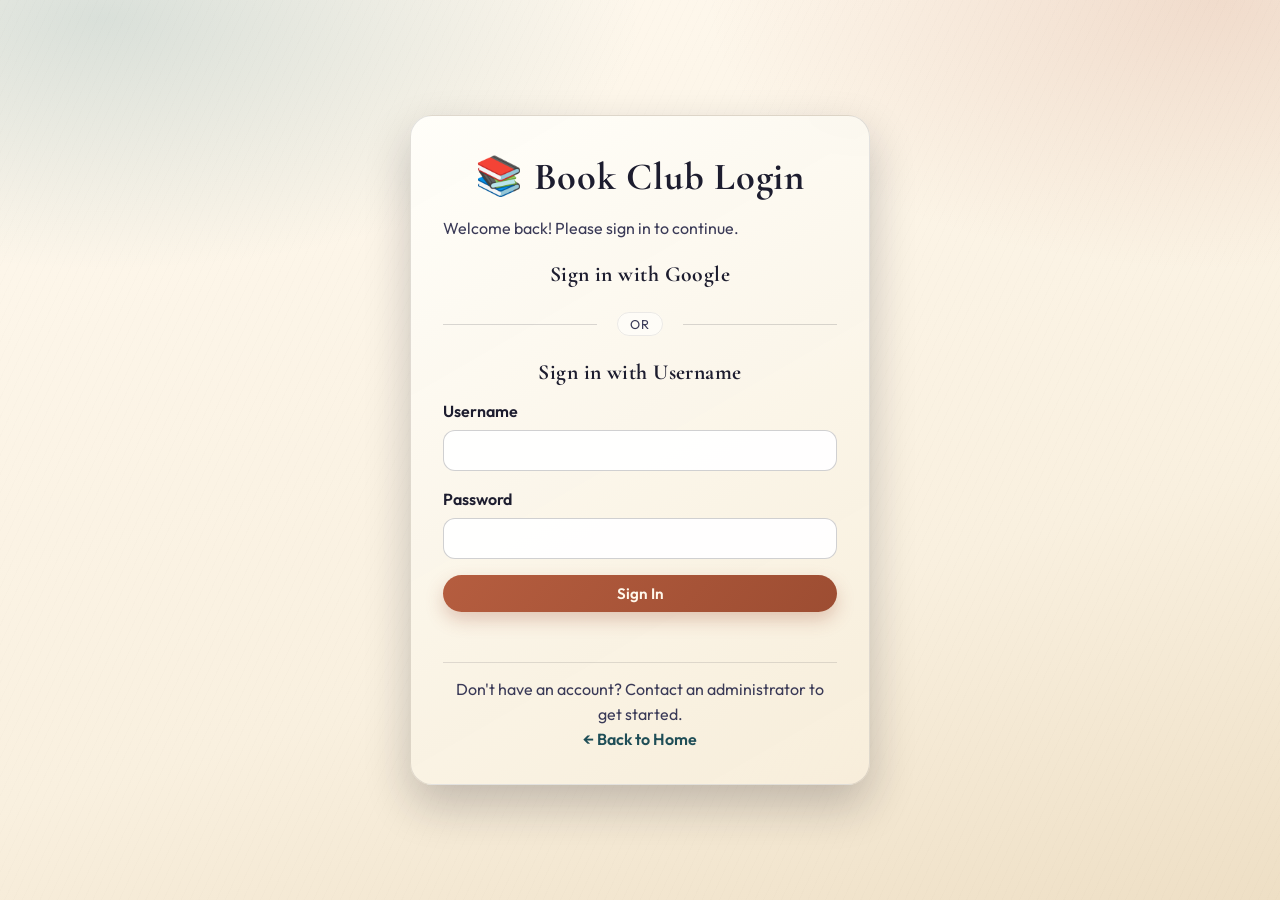
<file: index.html>
<!DOCTYPE html>
<html lang="en">
<head>
    <meta charset="UTF-8">
    <meta name="viewport" content="width=device-width, initial-scale=1.0">
    <title>Book Club - Home</title>
    <link rel="stylesheet" href="styles.css">
    <script src="https://accounts.google.com/gsi/client" async defer></script>
</head>
<body>
    <nav class="navbar">
        <div class="nav-container">
            <h1 class="nav-logo">📚 Book Club</h1>
            <div class="nav-menu">
                <div class="dropdown">
                    <button class="dropbtn">Menu ▼</button>
                    <div class="dropdown-content">
                        <a href="index.html">Home</a>
                        <a href="members.html">Member List</a>
                        <a href="calendar.html">Calendar</a>
                        <a href="books-read.html">Books Read</a>
                        <a href="nominations.html">Book Nominations</a>
                        <a href="voting.html">Voting</a>
                    </div>
                </div>
                <div id="userInfo" class="user-info"></div>
            </div>
        </div>
    </nav>

    <div class="container">
        <div class="hero">
            <h1>Welcome to Our Book Club!</h1>
            <p id="welcomeMessage">Join us in our journey through great literature</p>
        </div>

        <!-- Current Book Section -->
        <div class="section" id="currentBookSection">
            <h2>📖 Current Book</h2>
            <div id="currentBookCard" class="book-card-large">
                <p class="loading">Loading current book...</p>
            </div>
        </div>

        <!-- Next Meeting Section -->
        <div class="section">
            <h2>📅 Next Meeting</h2>
            <div id="nextMeetingCard" class="meeting-card">
                <p id="nextMeetingDate">Loading...</p>
                <div id="countdownTimer" class="countdown"></div>
            </div>
        </div>

        <!-- Author Quote Section -->
        <div class="section quote-section">
            <h2>✨ Quote of the Day</h2>
            <div id="authorQuote" class="quote-card">
                <p class="quote-text"></p>
                <p class="quote-author"></p>
            </div>
        </div>
    </div>

    <footer>
        <p>&copy; 2026 Book Club. Powered by books and friendship.</p>
    </footer>

    <script src="app.js"></script>
    <script>
        // Page-specific initialization
        document.addEventListener('DOMContentLoaded', async () => {
            await initAuth();
            loadCurrentBook();
            loadNextMeeting();
            displayRandomQuote();
        });

        async function loadCurrentBook() {
            try {
                const response = await apiCall('/getCurrentBook');
                const bookCard = document.getElementById('currentBookCard');
                
                if (response.success && response.book) {
                    const book = response.book;
                    bookCard.innerHTML = `
                        <div class="book-image">
                            ${book.imageUrl ? `<img src="${book.imageUrl}" alt="${book.title}">` : '<div class="no-image">📚</div>'}
                        </div>
                        <div class="book-details">
                            <h3>${book.title}</h3>
                            <p class="author">by ${book.author}</p>
                            <p class="nominated-by">Nominated by: ${book.nominatedBy}</p>
                            <div class="book-links">
                                ${book.amazonLink ? `<a href="${book.amazonLink}" target="_blank" class="btn btn-secondary">Amazon</a>` : ''}
                                ${book.goodreadsLink ? `<a href="${book.goodreadsLink}" target="_blank" class="btn btn-secondary">Goodreads</a>` : ''}
                            </div>
                        </div>
                    `;
                } else {
                    bookCard.innerHTML = '<p class="no-data">No book selected yet. Start nominating books!</p>';
                }
            } catch (error) {
                console.error('Error loading current book:', error);
                document.getElementById('currentBookCard').innerHTML = '<p class="error">Failed to load current book</p>';
            }
        }

        async function loadNextMeeting() {
            try {
                const response = await apiCall('/getNextMeeting');
                const dateElement = document.getElementById('nextMeetingDate');
                const countdownElement = document.getElementById('countdownTimer');
                
                if (response.success && response.date) {
                    const meetingDate = new Date(response.date);
                    dateElement.innerHTML = `<strong>${meetingDate.toLocaleDateString('en-US', { 
                        weekday: 'long', 
                        year: 'numeric', 
                        month: 'long', 
                        day: 'numeric' 
                    })}</strong>`;
                    
                    // Calculate days until meeting
                    const today = new Date();
                    today.setHours(0, 0, 0, 0);
                    meetingDate.setHours(0, 0, 0, 0);
                    const daysUntil = Math.ceil((meetingDate - today) / (1000 * 60 * 60 * 24));
                    
                    if (daysUntil > 0) {
                        countdownElement.innerHTML = `<div class="countdown-number">${daysUntil}</div><div class="countdown-label">days until our next meeting</div>`;
                    } else if (daysUntil === 0) {
                        countdownElement.innerHTML = `<div class="countdown-number">Today!</div><div class="countdown-label">See you soon!</div>`;
                    } else {
                        countdownElement.innerHTML = `<div class="countdown-label">Meeting date passed</div>`;
                    }
                } else {
                    dateElement.textContent = 'No meeting scheduled yet';
                    countdownElement.innerHTML = '';
                }
            } catch (error) {
                console.error('Error loading next meeting:', error);
                document.getElementById('nextMeetingDate').textContent = 'Failed to load meeting date';
            }
        }

        function displayRandomQuote() {
            const quotes = [
                { text: "A reader lives a thousand lives before he dies. The man who never reads lives only one.", author: "George R.R. Martin" },
                { text: "Until I feared I would lose it, I never loved to read. One does not love breathing.", author: "Harper Lee" },
                { text: "There is no friend as loyal as a book.", author: "Ernest Hemingway" },
                { text: "Books are a uniquely portable magic.", author: "Stephen King" },
                { text: "Reading is essential for those who seek to rise above the ordinary.", author: "Jim Rohn" },
                { text: "The reading of all good books is like a conversation with the finest minds of past centuries.", author: "René Descartes" },
                { text: "I have always imagined that Paradise will be a kind of library.", author: "Jorge Luis Borges" },
                { text: "Think before you speak. Read before you think.", author: "Fran Lebowitz" },
                { text: "A book is a dream that you hold in your hand.", author: "Neil Gaiman" },
                { text: "Once you learn to read, you will be forever free.", author: "Frederick Douglass" },
                { text: "Literature is the most agreeable way of ignoring life.", author: "Fernando Pessoa" },
                { text: "Reading is to the mind what exercise is to the body.", author: "Joseph Addison" },
                { text: "We read to know we're not alone.", author: "William Nicholson" },
                { text: "The only important thing in a book is the meaning that it has for you.", author: "W. Somerset Maugham" },
                { text: "I lived in books more than I lived anywhere else.", author: "Neil Gaiman" }
            ];
            
            const randomQuote = quotes[Math.floor(Math.random() * quotes.length)];
            const quoteCard = document.getElementById('authorQuote');
            quoteCard.querySelector('.quote-text').textContent = `"${randomQuote.text}"`;
            quoteCard.querySelector('.quote-author').textContent = `— ${randomQuote.author}`;
        }
    </script>
</body>
</html>
</file>
<file: styles.css>
/* Book Club - Literary Salon Theme */
@import url('https://fonts.googleapis.com/css2?family=Cormorant+Garamond:wght@500;600;700&family=Outfit:wght@300;400;500;600;700&display=swap');

:root {
    --ink-950: #13141f;
    --ink-900: #1d1d2f;
    --ink-700: #3a3a57;
    --paper-100: #fff9ef;
    --paper-200: #f9f0df;
    --paper-300: #eedfc5;
    --accent-500: #b55d3f;
    --accent-600: #9d4d32;
    --sea-500: #2f6f7b;
    --sea-700: #1f4e57;
    --gold-400: #c79a44;
    --success-500: #3f8f58;
    --error-500: #b23a36;
    --warning-500: #ca7d25;
    --card-shadow: 0 20px 55px rgba(16, 17, 29, 0.16);
    --line-soft: rgba(27, 24, 38, 0.1);
    --radius-lg: 22px;
    --radius-md: 16px;
    --radius-sm: 10px;
}

* {
    margin: 0;
    padding: 0;
    box-sizing: border-box;
}

html,
body {
    min-height: 100%;
}

body {
    font-family: 'Outfit', sans-serif;
    color: var(--ink-900);
    line-height: 1.55;
    background:
        radial-gradient(900px 420px at 8% 2%, rgba(47, 111, 123, 0.18), transparent 60%),
        radial-gradient(850px 450px at 95% 0%, rgba(181, 93, 63, 0.17), transparent 60%),
        linear-gradient(165deg, var(--paper-100) 0%, var(--paper-200) 65%, var(--paper-300) 100%);
    display: flex;
    flex-direction: column;
    position: relative;
    overflow-x: hidden;
}

body::before {
    content: '';
    position: fixed;
    inset: 0;
    pointer-events: none;
    opacity: 0.26;
    background-image:
        repeating-linear-gradient(
            115deg,
            rgba(19, 20, 31, 0.035) 0px,
            rgba(19, 20, 31, 0.035) 1px,
            transparent 1px,
            transparent 8px
        );
    z-index: -1;
}

h1,
h2,
h3,
h4,
.nav-logo {
    font-family: 'Cormorant Garamond', serif;
    letter-spacing: 0.02em;
}

.page-shell .hero,
.page-shell .section,
.page-shell .book-card,
.page-shell .member-card,
.page-shell .nomination-form-section,
.page-shell .calendar-container,
.page-shell .voting-status {
    animation: rise-in 0.65s ease both;
}

@keyframes rise-in {
    from {
        opacity: 0;
        transform: translateY(14px);
    }
    to {
        opacity: 1;
        transform: translateY(0);
    }
}

a {
    color: inherit;
}

/* Navigation */
.navbar {
    position: sticky;
    top: 0;
    z-index: 300;
    background: linear-gradient(110deg, rgba(20, 19, 33, 0.92), rgba(41, 33, 52, 0.9));
    color: #f6efe0;
    border-bottom: 1px solid rgba(255, 255, 255, 0.12);
    backdrop-filter: blur(7px);
    box-shadow: 0 10px 24px rgba(19, 20, 31, 0.22);
}

.nav-container {
    max-width: 1160px;
    margin: 0 auto;
    padding: 14px 24px;
    display: flex;
    justify-content: space-between;
    align-items: center;
    gap: 18px;
}

.nav-logo {
    font-size: clamp(1.35rem, 2.4vw, 1.75rem);
    font-weight: 700;
}

.nav-menu {
    display: flex;
    align-items: center;
    gap: 14px;
}

.dropdown {
    position: relative;
}

.dropbtn {
    border: 1px solid rgba(249, 240, 223, 0.35);
    color: #f8f1df;
    background: rgba(255, 255, 255, 0.08);
    border-radius: 999px;
    padding: 9px 16px;
    font-family: 'Outfit', sans-serif;
    font-size: 0.95rem;
    font-weight: 500;
    cursor: pointer;
    transition: transform 0.2s ease, background-color 0.2s ease, border-color 0.2s ease;
}

.dropbtn:hover,
.dropbtn:focus-visible {
    background: rgba(181, 93, 63, 0.26);
    border-color: rgba(255, 255, 255, 0.45);
    transform: translateY(-1px);
}

.dropdown-content {
    position: absolute;
    right: 0;
    top: calc(100% + 10px);
    min-width: 220px;
    border-radius: 14px;
    border: 1px solid rgba(32, 29, 45, 0.14);
    background: rgba(255, 250, 241, 0.97);
    box-shadow: 0 15px 35px rgba(24, 23, 34, 0.2);
    display: none;
    overflow: hidden;
}

.dropdown-content a {
    display: block;
    padding: 11px 14px;
    text-decoration: none;
    color: var(--ink-900);
    font-weight: 500;
    border-bottom: 1px solid rgba(18, 20, 31, 0.05);
    transition: background-color 0.18s ease, color 0.18s ease;
}

.dropdown-content a:last-child {
    border-bottom: none;
}

.dropdown-content a:hover,
.dropdown-content a.active {
    background: rgba(47, 111, 123, 0.14);
    color: var(--sea-700);
}

.dropdown:hover .dropdown-content,
.dropdown:focus-within .dropdown-content {
    display: block;
}

.user-info {
    display: inline-flex;
    align-items: center;
    gap: 8px;
    border: 1px solid rgba(255, 255, 255, 0.22);
    border-radius: 999px;
    padding: 6px 12px;
    min-height: 38px;
    color: #fef6e8;
}

.welcome-label {
    max-width: 190px;
    white-space: nowrap;
    overflow: hidden;
    text-overflow: ellipsis;
}

.user-info a {
    color: #ffce8d;
    text-decoration: none;
    font-weight: 600;
    transition: color 0.18s ease;
}

.user-info a:hover {
    color: #ffe5bf;
}

/* Layout */
.container {
    width: min(1160px, calc(100% - 2.4rem));
    margin: 28px auto 34px;
    flex: 1;
}

.hero {
    background:
        linear-gradient(145deg, rgba(17, 21, 36, 0.9), rgba(31, 78, 87, 0.86)),
        radial-gradient(500px 220px at 10% 10%, rgba(199, 154, 68, 0.22), transparent 70%);
    color: #fff6e7;
    border-radius: var(--radius-lg);
    padding: clamp(26px, 4vw, 42px);
    margin-bottom: 24px;
    position: relative;
    box-shadow: 0 18px 40px rgba(24, 20, 31, 0.3);
    overflow: hidden;
}

.hero::after {
    content: '';
    position: absolute;
    width: 210px;
    height: 210px;
    right: -70px;
    top: -64px;
    border-radius: 50%;
    border: 2px solid rgba(255, 255, 255, 0.12);
}

.hero h1 {
    font-size: clamp(2.1rem, 5vw, 3rem);
    margin-bottom: 0.45rem;
}

.hero p {
    font-size: clamp(1rem, 2.2vw, 1.18rem);
    max-width: 62ch;
    color: rgba(255, 246, 231, 0.93);
}

.section,
.nomination-form-section,
.calendar-container,
.calendar-info,
.voting-status,
.admin-section {
    background: rgba(255, 252, 246, 0.9);
    border: 1px solid rgba(29, 29, 47, 0.1);
    border-radius: var(--radius-lg);
    box-shadow: var(--card-shadow);
}

.section,
.nomination-form-section,
.calendar-container,
.calendar-info,
.voting-status,
.admin-section,
#resultsDisplay {
    padding: clamp(20px, 3vw, 30px);
    margin-bottom: 22px;
}

.section h2,
.nomination-form-section h2,
.modal h2,
.ratings-section h3,
.admin-section h2,
#resultsDisplay h2 {
    font-size: clamp(1.55rem, 3.7vw, 2rem);
    margin-bottom: 14px;
    color: var(--ink-900);
}

.page-header {
    margin-bottom: 20px;
    display: flex;
    justify-content: space-between;
    align-items: end;
    gap: 16px;
}

.page-header h1 {
    font-size: clamp(2rem, 4.8vw, 2.7rem);
    color: var(--ink-900);
}

.page-header p {
    color: var(--ink-700);
    max-width: 70ch;
}

/* Cards & book surfaces */
.book-card-large {
    display: grid;
    grid-template-columns: minmax(190px, 250px) 1fr;
    gap: 28px;
}

.book-image img,
.book-details-image img {
    width: 100%;
    object-fit: cover;
    border-radius: 14px;
    border: 1px solid rgba(30, 28, 40, 0.09);
    box-shadow: 0 12px 24px rgba(26, 25, 39, 0.18);
}

.no-image,
.no-image-large {
    background: linear-gradient(145deg, #eadbc2, #d5c2a4);
    color: var(--ink-900);
    border-radius: 14px;
    border: 1px dashed rgba(23, 21, 36, 0.22);
    display: flex;
    align-items: center;
    justify-content: center;
}

.no-image {
    width: 100%;
    height: 250px;
    font-size: 3.2rem;
}

.no-image-large {
    width: 210px;
    height: 310px;
    font-size: 3rem;
}

.book-details h3,
.book-card-content h3,
.member-info h3,
.book-details-info h2,
.book-details-info h3 {
    color: var(--ink-900);
}

.book-details h3,
.book-card-content h3 {
    font-size: 1.4rem;
    margin-bottom: 0.35rem;
}

.author,
.nominated-by,
.date-read,
.nomination-date,
.rating-count,
.rating-date,
.member-email,
.login-subtitle,
.login-footer p,
#nextMeetingDate,
.countdown-label,
.form-group small,
.vote-count {
    color: var(--ink-700);
}

.book-links {
    margin-top: 14px;
    display: flex;
    flex-wrap: wrap;
    gap: 8px;
}

.meeting-card {
    text-align: center;
}

#nextMeetingDate {
    font-size: 1.08rem;
}

.countdown {
    margin-top: 14px;
}

.countdown-number {
    font-family: 'Cormorant Garamond', serif;
    font-size: clamp(2.3rem, 8vw, 4.3rem);
    color: var(--sea-700);
    font-weight: 700;
}

.quote-section {
    position: relative;
    overflow: hidden;
}

.quote-section::before {
    content: '“';
    position: absolute;
    right: 18px;
    top: -26px;
    color: rgba(181, 93, 63, 0.12);
    font-family: 'Cormorant Garamond', serif;
    font-size: 10rem;
    line-height: 1;
}

.quote-card {
    position: relative;
    z-index: 2;
}

.quote-text {
    font-size: clamp(1.05rem, 2.2vw, 1.26rem);
    font-style: italic;
    margin-bottom: 8px;
}

.quote-author {
    color: var(--accent-600);
    font-weight: 700;
}

.books-grid,
.members-grid,
.voting-grid,
.results-grid {
    display: grid;
    gap: 18px;
    grid-template-columns: repeat(auto-fill, minmax(245px, 1fr));
}

.book-card,
.result-card {
    border-radius: var(--radius-md);
    overflow: hidden;
    border: 1px solid rgba(25, 25, 37, 0.1);
    background: rgba(255, 252, 246, 0.96);
    box-shadow: 0 10px 26px rgba(24, 22, 33, 0.14);
    transition: transform 0.2s ease, box-shadow 0.2s ease;
    cursor: pointer;
}

.book-card:hover,
.result-card:hover,
.voting-book-card:hover {
    transform: translateY(-4px);
    box-shadow: 0 16px 32px rgba(24, 21, 36, 0.18);
}

.book-card-image {
    height: 260px;
    background: #e8dac2;
    overflow: hidden;
}

.book-card-image img {
    width: 100%;
    height: 100%;
    object-fit: cover;
}

.book-card-content {
    padding: 14px 15px 16px;
}

.book-rating,
.rating-header {
    display: flex;
    justify-content: space-between;
    gap: 12px;
    align-items: center;
}

.book-rating {
    margin-top: 10px;
    padding-top: 10px;
    border-top: 1px solid var(--line-soft);
}

.rating-score,
.rating-score-large,
.vote-count-display strong {
    color: var(--sea-700);
    font-weight: 700;
}

.vote-count-display {
    margin-top: 10px;
    border-radius: var(--radius-sm);
    background: rgba(47, 111, 123, 0.1);
    text-align: center;
    padding: 10px;
}

/* Members */
.members-grid {
    grid-template-columns: repeat(auto-fill, minmax(290px, 1fr));
}

.member-card {
    border-radius: var(--radius-md);
    padding: 16px;
    border: 1px solid rgba(27, 26, 40, 0.1);
    box-shadow: 0 10px 24px rgba(22, 21, 31, 0.12);
    background: rgba(255, 252, 246, 0.97);
    display: flex;
    gap: 14px;
    align-items: center;
}

.member-avatar {
    width: 58px;
    height: 58px;
    border-radius: 50%;
    background: linear-gradient(135deg, var(--accent-600), var(--gold-400));
    color: #fffaf2;
    display: flex;
    align-items: center;
    justify-content: center;
    font-size: 1.35rem;
    font-weight: 700;
    flex-shrink: 0;
}

.member-info {
    flex: 1;
}

.admin-badge {
    margin-top: 7px;
    display: inline-flex;
    align-items: center;
    gap: 5px;
    background: rgba(199, 154, 68, 0.2);
    color: #815613;
    border: 1px solid rgba(129, 86, 19, 0.25);
    border-radius: 999px;
    padding: 3px 10px;
    font-size: 0.78rem;
    font-weight: 600;
}

.member-actions {
    display: flex;
    flex-direction: column;
    gap: 6px;
}

/* Buttons */
.btn {
    display: inline-flex;
    align-items: center;
    justify-content: center;
    text-decoration: none;
    border: none;
    border-radius: 999px;
    cursor: pointer;
    font-family: 'Outfit', sans-serif;
    font-weight: 600;
    font-size: 0.95rem;
    line-height: 1;
    padding: 11px 18px;
    transition: transform 0.16s ease, box-shadow 0.18s ease, filter 0.18s ease;
}

.btn:hover {
    transform: translateY(-1px);
    filter: saturate(1.03);
}

.btn:active {
    transform: translateY(0);
}

.btn-primary {
    color: #fff8eb;
    background: linear-gradient(130deg, var(--accent-500), var(--accent-600));
    box-shadow: 0 8px 18px rgba(157, 77, 50, 0.28);
}

.btn-secondary {
    color: #f6f2eb;
    background: linear-gradient(130deg, var(--sea-500), var(--sea-700));
    box-shadow: 0 8px 18px rgba(31, 78, 87, 0.28);
}

.btn-danger {
    color: #fff0ee;
    background: linear-gradient(130deg, #cc5e52, var(--error-500));
    box-shadow: 0 8px 18px rgba(146, 40, 35, 0.25);
}

.btn-success {
    color: #f1fff3;
    background: linear-gradient(130deg, #4fa66a, var(--success-500));
    box-shadow: 0 8px 18px rgba(52, 116, 72, 0.24);
}

.btn-small {
    padding: 8px 12px;
    font-size: 0.82rem;
}

.btn-large {
    padding: 13px 24px;
    font-size: 1.03rem;
}

.btn-full {
    width: 100%;
}

/* Forms */
.form-group {
    margin-bottom: 16px;
}

.form-group label {
    display: block;
    margin-bottom: 6px;
    color: var(--ink-900);
    font-weight: 600;
}

.form-group input[type='text'],
.form-group input[type='email'],
.form-group input[type='password'],
.form-group input[type='url'],
.form-group input[type='number'],
.form-group input[type='datetime-local'],
.form-group textarea,
.form-group select {
    width: 100%;
    border: 1px solid rgba(24, 23, 33, 0.2);
    border-radius: 12px;
    padding: 10px 12px;
    background: rgba(255, 255, 255, 0.95);
    font-family: 'Outfit', sans-serif;
    font-size: 0.96rem;
    transition: border-color 0.16s ease, box-shadow 0.16s ease;
}

.form-group input:focus,
.form-group textarea:focus,
.form-group select:focus {
    outline: none;
    border-color: rgba(47, 111, 123, 0.55);
    box-shadow: 0 0 0 3px rgba(47, 111, 123, 0.16);
}

.form-group textarea {
    resize: vertical;
}

.form-group input[type='checkbox'] {
    margin-right: 7px;
    accent-color: var(--accent-500);
}

.form-row {
    display: grid;
    grid-template-columns: repeat(2, minmax(0, 1fr));
    gap: 14px;
}

.form-actions {
    display: flex;
    justify-content: flex-end;
    flex-wrap: wrap;
    gap: 10px;
    margin-top: 14px;
}

.rating-scale {
    margin-top: 6px;
    display: flex;
    justify-content: space-between;
    font-size: 0.82rem;
    color: var(--ink-700);
}

.image-upload-options {
    border: 1px dashed rgba(20, 20, 32, 0.24);
    border-radius: 12px;
    padding: 14px;
    background: rgba(255, 255, 255, 0.6);
}

.upload-option {
    margin-bottom: 12px;
}

.upload-option:last-child {
    margin-bottom: 0;
}

.upload-option label {
    display: inline-block;
    margin-right: 10px;
}

.upload-option input[type='url'] {
    margin-top: 7px;
}

/* Voting */
.voting-status {
    text-align: center;
}

.voting-status .info {
    color: var(--ink-900);
    font-weight: 700;
}

.voting-book-card {
    position: relative;
    border-radius: var(--radius-md);
    overflow: hidden;
    background: rgba(255, 252, 246, 0.97);
    border: 2px solid transparent;
    box-shadow: 0 10px 24px rgba(24, 22, 34, 0.12);
    transition: border-color 0.18s ease, transform 0.2s ease, box-shadow 0.2s ease;
    cursor: pointer;
}

.voting-book-card.selected {
    border-color: rgba(63, 143, 88, 0.7);
    box-shadow: 0 16px 26px rgba(49, 111, 68, 0.25);
}

.selection-indicator {
    position: absolute;
    top: 10px;
    right: 10px;
    width: 36px;
    height: 36px;
    border-radius: 50%;
    background: var(--success-500);
    color: #f2ffef;
    display: none;
    align-items: center;
    justify-content: center;
    font-size: 1.1rem;
    font-weight: 700;
    box-shadow: 0 8px 16px rgba(30, 93, 48, 0.3);
}

.voting-book-card.selected .selection-indicator {
    display: flex;
}

.vote-count {
    margin-top: 10px;
    text-align: center;
    font-style: italic;
}

.select-for-next-round {
    position: absolute;
    top: 10px;
    left: 10px;
    z-index: 2;
    background: rgba(255, 252, 246, 0.95);
    border: 1px solid var(--line-soft);
    border-radius: 999px;
    padding: 6px 10px;
    display: inline-flex;
    align-items: center;
    gap: 6px;
    font-size: 0.86rem;
    font-weight: 600;
}

.next-round-checkbox {
    accent-color: var(--sea-700);
}

.admin-section {
    border-left: 5px solid var(--gold-400);
}

.admin-actions {
    display: inline-flex;
    gap: 10px;
    flex-wrap: wrap;
}

/* Modal */
.modal {
    display: none;
    position: fixed;
    inset: 0;
    z-index: 1000;
    padding: 18px;
    overflow: auto;
    background: rgba(20, 19, 31, 0.52);
    backdrop-filter: blur(3px);
}

.modal-content {
    position: relative;
    width: min(640px, 100%);
    margin: 34px auto;
    border-radius: 18px;
    border: 1px solid rgba(32, 31, 45, 0.12);
    background: #fffdf8;
    box-shadow: 0 20px 45px rgba(23, 21, 33, 0.2);
    padding: 26px;
}

.modal-large {
    width: min(980px, 100%);
}

.close {
    position: absolute;
    right: 14px;
    top: 11px;
    font-size: 2rem;
    line-height: 1;
    color: rgba(22, 22, 34, 0.55);
    cursor: pointer;
    transition: color 0.16s ease;
}

.close:hover,
.close:focus {
    color: rgba(22, 22, 34, 0.9);
}

.book-details-header {
    display: grid;
    grid-template-columns: minmax(185px, 230px) 1fr;
    gap: 24px;
    margin-bottom: 18px;
}

.book-details-info h2 {
    font-size: clamp(1.8rem, 3.5vw, 2.3rem);
    margin-bottom: 2px;
}

.book-details-info h3 {
    font-size: 1.2rem;
    font-style: italic;
    margin-bottom: 12px;
}

.book-rating-large {
    margin: 14px 0;
}

.rating-score-large {
    font-size: 1.7rem;
}

.ratings-section {
    margin-top: 16px;
}

.rating-item {
    border: 1px solid var(--line-soft);
    border-radius: 12px;
    background: rgba(255, 255, 255, 0.85);
    padding: 12px;
    margin-bottom: 10px;
}

.rating-review {
    margin-top: 7px;
}

.user-rating-box {
    border-left: 5px solid var(--success-500);
    background: rgba(79, 166, 106, 0.12);
    border-radius: 12px;
    padding: 14px;
    margin-bottom: 14px;
}

.user-rating-box h4 {
    margin-bottom: 6px;
}

/* Login page */
.login-container {
    min-height: 100vh;
    display: grid;
    place-items: center;
    padding: 20px;
}

.login-box {
    width: min(460px, 100%);
    border-radius: 22px;
    background:
        linear-gradient(150deg, rgba(255, 254, 249, 0.98), rgba(247, 237, 218, 0.96)),
        radial-gradient(500px 200px at 100% 0%, rgba(47, 111, 123, 0.1), transparent 70%);
    border: 1px solid rgba(31, 31, 45, 0.12);
    box-shadow: 0 20px 45px rgba(23, 22, 34, 0.24);
    padding: 32px;
}

.login-box h1 {
    text-align: center;
    margin-bottom: 8px;
    font-size: clamp(2rem, 6vw, 2.4rem);
}

.login-section {
    margin-top: 17px;
}

.login-section h3 {
    font-size: 1.35rem;
    margin-bottom: 10px;
    color: var(--ink-900);
    text-align: center;
}

.divider {
    position: relative;
    margin: 20px 0;
    text-align: center;
}

.divider::before,
.divider::after {
    content: '';
    position: absolute;
    top: 50%;
    width: 39%;
    border-top: 1px solid rgba(28, 26, 41, 0.16);
}

.divider::before {
    left: 0;
}

.divider::after {
    right: 0;
}

.divider span {
    position: relative;
    z-index: 2;
    background: rgba(255, 253, 248, 0.95);
    border: 1px solid rgba(24, 24, 36, 0.08);
    border-radius: 999px;
    padding: 3px 12px;
    font-size: 0.8rem;
    letter-spacing: 0.08em;
    color: var(--ink-700);
}

.login-footer {
    margin-top: 16px;
    text-align: center;
    border-top: 1px solid rgba(23, 21, 34, 0.12);
    padding-top: 14px;
}

.link {
    color: var(--sea-700);
    text-decoration: none;
    font-weight: 600;
}

.link:hover {
    text-decoration: underline;
}

/* Messages */
.message {
    margin: 12px 0;
    border-radius: 12px;
    padding: 10px 12px;
    text-align: center;
    border: 1px solid transparent;
}

.message.success {
    background: rgba(72, 158, 102, 0.14);
    color: #1f5f36;
    border-color: rgba(72, 158, 102, 0.35);
}

.message.error {
    background: rgba(178, 58, 54, 0.13);
    color: #81211f;
    border-color: rgba(178, 58, 54, 0.34);
}

.message.info {
    background: rgba(47, 111, 123, 0.14);
    color: #1f4e57;
    border-color: rgba(47, 111, 123, 0.34);
}

/* Toast */
.toast-container {
    position: fixed;
    right: 16px;
    bottom: 16px;
    z-index: 2000;
    display: flex;
    flex-direction: column;
    gap: 8px;
}

.toast {
    min-width: 230px;
    max-width: 360px;
    border-radius: 12px;
    padding: 11px 13px;
    color: #fff;
    font-weight: 600;
    box-shadow: 0 12px 24px rgba(15, 13, 21, 0.28);
    opacity: 0;
    transform: translateY(10px);
    transition: opacity 0.24s ease, transform 0.24s ease;
}

.toast.show {
    opacity: 1;
    transform: translateY(0);
}

.toast.info {
    background: linear-gradient(130deg, #3a8a98, var(--sea-700));
}

.toast.success {
    background: linear-gradient(130deg, #4eab6f, var(--success-500));
}

.toast.error {
    background: linear-gradient(130deg, #cc5c58, var(--error-500));
}

.toast.warn {
    background: linear-gradient(130deg, #d4943f, var(--warning-500));
}

/* Utility */
.loading,
.no-data,
.error {
    text-align: center;
    border-radius: 12px;
    padding: 20px;
    background: rgba(255, 255, 255, 0.75);
    border: 1px dashed rgba(24, 22, 35, 0.18);
}

.loading {
    color: var(--ink-700);
}

.no-data {
    color: var(--ink-700);
}

.error {
    color: var(--error-500);
}

.calendar-container iframe {
    width: 100%;
    min-height: 620px;
    border: none;
    border-radius: 14px;
    box-shadow: inset 0 0 0 1px rgba(22, 22, 34, 0.08);
}

/* Footer */
footer {
    background: linear-gradient(120deg, rgba(18, 18, 29, 0.95), rgba(38, 34, 53, 0.95));
    color: rgba(255, 246, 230, 0.92);
    border-top: 1px solid rgba(255, 255, 255, 0.12);
    text-align: center;
    padding: 16px;
    font-size: 0.92rem;
    margin-top: auto;
}

/* Responsive */
@media (max-width: 980px) {
    .container {
        width: min(1160px, calc(100% - 1.6rem));
    }

    .book-card-large,
    .book-details-header {
        grid-template-columns: 1fr;
    }

    .book-image,
    .book-details-image {
        max-width: 330px;
        width: 100%;
    }

    .page-header {
        align-items: flex-start;
        flex-direction: column;
    }
}

@media (max-width: 760px) {
    .nav-container {
        flex-direction: column;
        align-items: stretch;
    }

    .nav-menu {
        justify-content: space-between;
        width: 100%;
    }

    .dropdown-content {
        left: 0;
        right: auto;
        width: min(92vw, 260px);
    }

    .form-row {
        grid-template-columns: 1fr;
    }

    .books-grid,
    .members-grid,
    .voting-grid,
    .results-grid {
        grid-template-columns: 1fr;
    }

    .admin-actions,
    .member-actions,
    .form-actions {
        width: 100%;
    }

    .member-card {
        flex-wrap: wrap;
    }

    .member-actions {
        flex-direction: row;
    }

    .hero {
        padding: 24px;
    }

    .login-box {
        padding: 22px;
    }

    .modal-content {
        padding: 18px;
    }
}

@media (max-width: 500px) {
    .dropbtn,
    .btn {
        font-size: 0.88rem;
    }

    .countdown-number {
        font-size: 2.5rem;
    }

    .quote-text {
        font-size: 1rem;
    }

    .toast {
        min-width: 190px;
        max-width: calc(100vw - 26px);
    }
}
</file>
